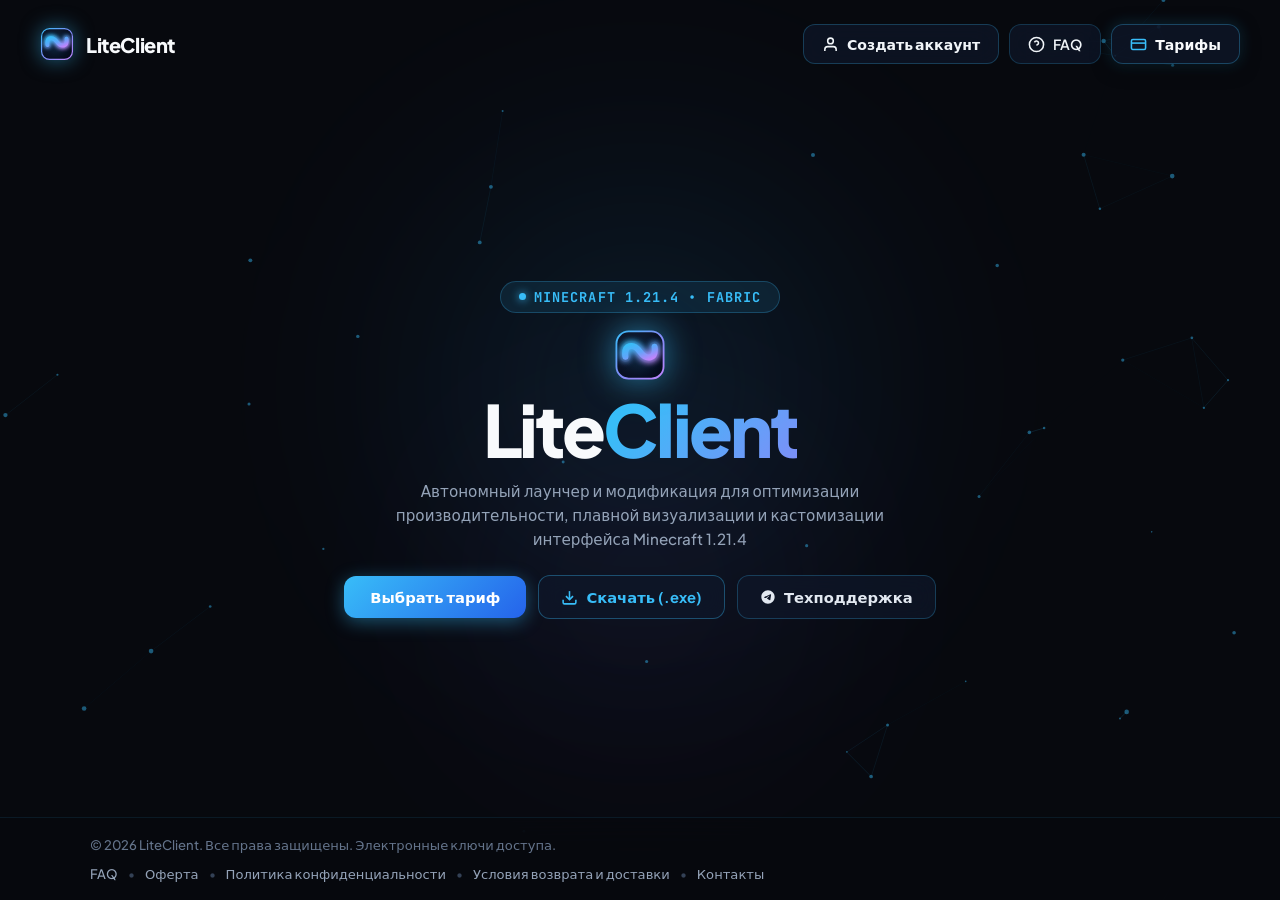
<file: index.html>
<!DOCTYPE html>
<html lang="ru">
<head>
  <meta charset="UTF-8">
  <meta name="viewport" content="width=device-width, initial-scale=1.0">
  <title>LiteClient — Модификация и Лаунчер Minecraft 1.21.4</title>
  <link rel="preconnect" href="https://fonts.googleapis.com">
  <link rel="preconnect" href="https://fonts.gstatic.com" crossorigin>
  <link href="https://fonts.googleapis.com/css2?family=JetBrains+Mono:wght@400;600;700&family=Plus+Jakarta+Sans:wght@400;500;600;700;800;900&display=swap" rel="stylesheet">
  <meta http-equiv="Cache-Control" content="no-cache, no-store, must-revalidate" />
  <meta http-equiv="Pragma" content="no-cache" />
  <meta http-equiv="Expires" content="0" />
  <meta name="enot" content="80ca4e56" />
  <meta name="anypay-verification" content="682b5f11dcccd5af63d02b14d883" />
  <link rel="icon" type="image/svg+xml" href="logo.svg?v=5">
  <link rel="icon" type="image/png" href="logo.png">
  <link rel="shortcut icon" href="favicon.ico">
  <link rel="apple-touch-icon" href="logo.svg?v=5">
  <link rel="stylesheet" href="styles.css?v=12">
</head>
<body>
  <!-- Ambient background lighting & animated canvas -->
  <div class="ambient-glow glow-1"></div>
  <div class="ambient-glow glow-2"></div>
  <canvas id="particleCanvas"></canvas>

  <!-- Top bar with Logo, Auth, FAQ and Tariffs buttons -->
  <header class="top-nav">
    <div class="nav-wrapper">
      <div class="top-logo">
        <img src="logo.svg?v=5" alt="LiteClient" class="nav-logo-img">
        <span class="nav-logo-text">Lite<span class="highlight">Client</span></span>
      </div>
      <div class="nav-actions">
        <!-- Auth button (shown when guest) -->
        <button class="nav-btn auth-nav-btn" id="openAuthBtn">
          <svg width="17" height="17" viewBox="0 0 24 24" fill="none" stroke="currentColor" stroke-width="2.2">
            <path d="M20 21v-2a4 4 0 0 0-4-4H8a4 4 0 0 0-4 4v2"></path>
            <circle cx="12" cy="7" r="4"></circle>
          </svg>
          <span>Создать аккаунт</span>
        </button>

        <!-- User profile badge (shown when logged in) -->
        <button class="user-profile-badge" id="userProfileBtn" style="display: none;">
          <span class="badge-dot" id="navBadgeDot"></span>
          <span class="badge-user" id="navUsername">@username</span>
          <span class="badge-sub-pill" id="navSubPill">Не активирована</span>
        </button>

        <button class="nav-btn faq-nav-btn" id="openFaqBtn">
          <svg width="17" height="17" viewBox="0 0 24 24" fill="none" stroke="currentColor" stroke-width="2.2">
            <circle cx="12" cy="12" r="10"></circle>
            <path d="M9.09 9a3 3 0 0 1 5.83 1c0 2-3 3-3 3"></path>
            <line x1="12" y1="17" x2="12.01" y2="17"></line>
          </svg>
          <span>FAQ</span>
        </button>

        <button class="nav-btn tariffs-open-btn" id="openTariffsBtn">
          <svg width="17" height="17" viewBox="0 0 24 24" fill="none" stroke="currentColor" stroke-width="2.2">
            <rect x="2" y="5" width="20" height="14" rx="2"></rect>
            <line x1="2" y1="10" x2="22" y2="10"></line>
          </svg>
          <span>Тарифы</span>
        </button>
      </div>
    </div>
  </header>

  <!-- Strictly centered title with emblem & white description -->
  <main class="center-wrapper">
    <div class="center-card">
      <div class="version-tag">
        <span class="pulse-dot"></span>
        MINECRAFT 1.21.4 • FABRIC
      </div>

      <!-- User Subscription Live Status Banner -->
      <div class="user-sub-banner" id="userSubBanner" style="display: none;">
        <div class="sub-banner-badge" id="subBannerBadge">
          <span class="sub-banner-dot" id="subBannerDot"></span>
          <span class="sub-banner-title" id="subBannerTitle">Подписка активна</span>
        </div>
        <div class="sub-banner-time" id="subBannerTime">
          Осталось: <span class="time-counter" id="subBannerCountdown">—</span>
        </div>
      </div>

      <div class="logo-emblem-wrap">
        <img src="logo.svg?v=5" alt="LiteClient Logo" class="brand-logo-img">
      </div>

      <h1 class="logo-title">
        Lite<span class="highlight">Client</span>
      </h1>

      <p class="brand-description">
        Автономный лаунчер и модификация для оптимизации производительности, плавной визуализации и кастомизации интерфейса Minecraft 1.21.4
      </p>

      <div class="hero-actions">
        <button class="hero-primary-btn" id="heroOpenTariffsBtn">
          Выбрать тариф
        </button>
        <a href="LiteClient.exe" download="LiteClient.exe" class="hero-download-btn">
          <svg width="17" height="17" viewBox="0 0 24 24" fill="none" stroke="currentColor" stroke-width="2.2">
            <path d="M21 15v4a2 2 0 0 1-2 2H5a2 2 0 0 1-2-2v-4"></path>
            <polyline points="7 10 12 15 17 10"></polyline>
            <line x1="12" y1="15" x2="12" y2="3"></line>
          </svg>
          <span>Скачать (.exe)</span>
        </a>
        <a href="https://t.me/lLiteClientBot" target="_blank" rel="noopener noreferrer" class="hero-secondary-btn">
          <svg width="16" height="16" viewBox="0 0 24 24" fill="currentColor">
            <path d="M12 2C6.48 2 2 6.48 2 12s4.48 10 10 10 10-4.48 10-10S17.52 2 12 2zm4.64 6.8c-.15 1.58-.8 5.42-1.13 7.19-.14.75-.42 1-.68 1.03-.58.05-1.02-.38-1.58-.75-.88-.58-1.38-.94-2.23-1.5-.99-.65-.35-1.01.22-1.59.15-.15 2.71-2.48 2.76-2.69a.2.2 0 00-.05-.18c-.06-.05-.14-.03-.21-.02-.09.02-1.49.95-4.22 2.79-.4.27-.76.41-1.08.4-.36-.01-1.04-.2-1.55-.37-.63-.2-1.12-.31-1.08-.66.02-.18.27-.36.75-.55 2.92-1.27 4.86-2.11 5.83-2.52 2.77-1.16 3.35-1.36 3.73-1.36.08 0 .27.02.39.12.1.08.13.19.14.27-.01.06.01.24 0 .39z"/>
          </svg>
          <span>Техподдержка</span>
        </a>
      </div>
    </div>
  </main>

  <!-- Legal Footer -->
  <footer class="site-footer">
    <div class="footer-wrapper">
      <div class="footer-copy">
        © 2026 LiteClient. Все права защищены. Электронные ключи доступа.
      </div>
      <div class="footer-links">
        <button class="footer-link-btn" id="footerFaqBtn">FAQ</button>
        <span class="footer-sep">•</span>
        <button class="footer-link-btn" data-legal="terms">Оферта</button>
        <span class="footer-sep">•</span>
        <button class="footer-link-btn" data-legal="privacy">Политика конфиденциальности</button>
        <span class="footer-sep">•</span>
        <button class="footer-link-btn" data-legal="refund">Условия возврата и доставки</button>
        <span class="footer-sep">•</span>
        <button class="footer-link-btn" data-legal="contacts">Контакты</button>
      </div>
    </div>
  </footer>

  <!-- Tariffs Modal -->
  <div class="modal-backdrop" id="tariffsModal">
    <div class="modal-card">
      <div class="modal-header">
        <div class="modal-title-wrap">
          <img src="logo.svg?v=5" alt="LiteClient" class="modal-logo-img">
          <h2 class="modal-title">Тарифы LiteClient</h2>
        </div>
        <button class="modal-close-btn" id="closeTariffsBtn" aria-label="Закрыть">&times;</button>
      </div>

      <div class="tariffs-grid">
        <!-- 1 День -->
        <div class="tariff-box">
          <div class="tariff-duration">1 День</div>
          <div class="tariff-price">39 <span class="currency">руб</span></div>
          <button class="buy-btn" data-plan="1 День" data-amount="39" data-price="39 руб">Купить</button>
        </div>

        <!-- 7 Дней -->
        <div class="tariff-box">
          <div class="tariff-duration">7 Дней</div>
          <div class="tariff-price">129 <span class="currency">руб</span></div>
          <button class="buy-btn" data-plan="7 Дней" data-amount="129" data-price="129 руб">Купить</button>
        </div>

        <!-- 30 Дней -->
        <div class="tariff-box featured">
          <span class="tariff-badge">Хит</span>
          <div class="tariff-duration">30 Дней</div>
          <div class="tariff-price">300 <span class="currency">руб</span></div>
          <button class="buy-btn btn-highlight" data-plan="30 Дней" data-amount="300" data-price="300 руб">Купить</button>
        </div>

        <!-- 90 Дней -->
        <div class="tariff-box">
          <div class="tariff-duration">90 Дней</div>
          <div class="tariff-price">890 <span class="currency">руб</span></div>
          <button class="buy-btn" data-plan="90 Дней" data-amount="890" data-price="890 руб">Купить</button>
        </div>

        <!-- Навсегда -->
        <div class="tariff-box lifetime">
          <span class="tariff-badge lifetime-badge">Lifetime</span>
          <div class="tariff-duration">Навсегда</div>
          <div class="tariff-price">1290 <span class="currency">руб</span></div>
          <button class="buy-btn btn-lifetime" data-plan="Навсегда" data-amount="1290" data-price="1290 руб">Купить</button>
        </div>
      </div>
    </div>
  </div>

  <!-- Telegram Verification / Auth Modal -->
  <div class="modal-backdrop" id="authModal">
    <div class="modal-card auth-modal-card">
      <div class="modal-header">
        <div class="modal-title-wrap">
          <img src="logo.svg?v=5" alt="LiteClient" class="modal-logo-img">
          <h2 class="modal-title">Создание аккаунта</h2>
        </div>
        <button class="modal-close-btn" id="closeAuthBtn" aria-label="Закрыть">&times;</button>
      </div>

      <!-- Initial Auth Flow -->
      <div id="authFlowBody">
        <p class="auth-intro-text">
          Авторизация в LiteClient происходит исключительно через <b>Telegram</b> без паролей. Ваш аккаунт навсегда привязывается к вашему Telegram.
        </p>

        <div class="auth-code-wrapper">
          <div class="auth-code-label">Ваш код привязки:</div>
          <div class="auth-code-box">
            <span class="auth-code-digits" id="authCodeDigits">------</span>
            <button class="copy-code-action-btn" id="copyAuthCodeBtn" title="Скопировать код">
              <svg width="16" height="16" viewBox="0 0 24 24" fill="none" stroke="currentColor" stroke-width="2">
                <rect x="9" y="9" width="13" height="13" rx="2" ry="2"></rect>
                <path d="M5 15H4a2 2 0 0 1-2-2V4a2 2 0 0 1 2-2h9a2 2 0 0 1 2 2v1"></path>
              </svg>
              <span>Копировать</span>
            </button>
          </div>
        </div>

        <div class="auth-actions-group">
          <!-- Direct Deep Link Button (1-Click) -->
          <a href="#" id="authTgDeepLinkBtn" target="_blank" rel="noopener noreferrer" class="auth-telegram-btn">
            <svg width="18" height="18" viewBox="0 0 24 24" fill="currentColor">
              <path d="M12 2C6.48 2 2 6.48 2 12s4.48 10 10 10 10-4.48 10-10S17.52 2 12 2zm4.64 6.8c-.15 1.58-.8 5.42-1.13 7.19-.14.75-.42 1-.68 1.03-.58.05-1.02-.38-1.58-.75-.88-.58-1.38-.94-2.23-1.5-.99-.65-.35-1.01.22-1.59.15-.15 2.71-2.48 2.76-2.69a.2.2 0 00-.05-.18c-.06-.05-.14-.03-.21-.02-.09.02-1.49.95-4.22 2.79-.4.27-.76.41-1.08.4-.36-.01-1.04-.2-1.55-.37-.63-.2-1.12-.31-1.08-.66.02-.18.27-.36.75-.55 2.92-1.27 4.86-2.11 5.83-2.52 2.77-1.16 3.35-1.36 3.73-1.36.08 0 .27.02.39.12.1.08.13.19.14.27-.01.06.01.24 0 .39z"/>
            </svg>
            <span>Привязать в Telegram (в 1 клик)</span>
          </a>

          <!-- Manual /link instruction -->
          <div class="auth-manual-instruction">
            <span>Или отправьте боту <a href="https://t.me/lLiteClientverifybot" target="_blank" class="bot-mention-link">@lLiteClientverifybot</a>:</span>
            <div class="command-pill" id="commandPill">
              <code>/link <span id="pillCodeValue">------</span></code>
            </div>
          </div>
        </div>

        <div class="auth-waiting-status">
          <span class="pulse-radar"></span>
          <span id="authStatusLabel">Ожидание отправки кода боту...</span>
        </div>
      </div>

      <!-- Success Screen (Shown once linked) -->
      <div id="authSuccessFlow" style="display: none;" class="auth-success-flow">
        <div class="success-check-badge">✓</div>
        <h3 class="success-heading">Аккаунт успешно привязан!</h3>
        <div class="success-user-card">
          <div class="suc-row">
            <span class="suc-label">Пользователь:</span>
            <span class="suc-val" id="sucUserName">@username</span>
          </div>
          <div class="suc-row">
            <span class="suc-label">Telegram ID:</span>
            <span class="suc-val" id="sucUserId">123456789</span>
          </div>
        </div>
        <button class="hero-primary-btn" id="finishAuthBtn" style="width: 100%; margin-top: 16px;">
          Перейти в профиль
        </button>
      </div>
    </div>
  </div>

  <!-- User Profile Dashboard Modal -->
  <div class="modal-backdrop" id="profileModal">
    <div class="modal-card profile-modal-card">
      <div class="modal-header">
        <div class="modal-title-wrap">
          <img src="logo.svg?v=5" alt="LiteClient" class="modal-logo-img">
          <h2 class="modal-title">Личный кабинет</h2>
        </div>
        <button class="modal-close-btn" id="closeProfileBtn" aria-label="Закрыть">&times;</button>
      </div>

      <div class="profile-dashboard-body">
        <div class="profile-hero-card">
          <div class="profile-avatar-circle">👤</div>
          <div class="profile-info-text">
            <div class="profile-uname" id="profUname">@username</div>
            <div class="profile-id-tag">ID: <span id="profUid">123456</span> • <span class="verified-tag">Верифицирован ✅</span></div>
          </div>
        </div>

        <!-- Download Client Box inside Dashboard -->
        <div class="profile-download-box">
          <div class="dl-info">
            <div class="dl-title">Автономный лаунчер LiteClient</div>
            <div class="dl-ver">Версия v0.1.0 • Windows 10/11 • Fabric 1.21.4</div>
          </div>
          <a href="LiteClient.exe" download="LiteClient.exe" class="profile-dl-action-btn">
            <svg width="16" height="16" viewBox="0 0 24 24" fill="none" stroke="currentColor" stroke-width="2.2">
              <path d="M21 15v4a2 2 0 0 1-2 2H5a2 2 0 0 1-2-2v-4"></path>
              <polyline points="7 10 12 15 17 10"></polyline>
              <line x1="12" y1="15" x2="12" y2="3"></line>
            </svg>
            <span>Скачать (.exe)</span>
          </a>
        </div>

        <div class="profile-stats-grid">
          <div class="stat-card">
            <div class="stat-name">Привязанный Telegram</div>
            <div class="stat-value" id="profTgHandle">@username</div>
          </div>
          <div class="stat-card">
            <div class="stat-name">Роль в клиенте</div>
            <div class="stat-value" id="profRoleBadge">USER</div>
          </div>
          <div class="stat-card">
            <div class="stat-name">Статус подписки</div>
            <div class="stat-value text-accent" id="profSubStatus">Не активирована</div>
          </div>
          <div class="stat-card stat-card-time" id="profTimeCard">
            <div class="stat-name">Оставшееся время</div>
            <div class="stat-value font-mono" id="profTimeRemaining">—</div>
          </div>
        </div>

        <div class="profile-expiry-hint" id="profExpiryHint" style="display: none;">
          📅 Действует до: <span id="profExpiryDate">—</span>
        </div>

        <div class="profile-actions-row">
          <button class="hero-primary-btn" id="profBuyBtn" style="flex: 1;">
            Приобрести подписку
          </button>
          <button class="logout-btn" id="logoutBtn">
            Выйти
          </button>
        </div>
      </div>
    </div>
  </div>

  <!-- FAQ Modal -->
  <div class="modal-backdrop" id="faqModal">
    <div class="modal-card faq-modal-card">
      <div class="modal-header">
        <div class="modal-title-wrap">
          <img src="logo.svg?v=5" alt="LiteClient" class="modal-logo-img">
          <h2 class="modal-title">Частые вопросы (FAQ)</h2>
        </div>
        <button class="modal-close-btn" id="closeFaqBtn" aria-label="Закрыть">&times;</button>
      </div>

      <div class="faq-content-body">
        <div class="faq-item">
          <div class="faq-question">1. Как запустить LiteClient?</div>
          <div class="faq-answer">
            Скачайте файл <code>LiteClient.exe</code>, запустите его на Windows 10/11. Лаунчер автоматически определит установленный Minecraft и Java, активирует зашифрованную модификацию и запустит клиент в 1 клик.
          </div>
        </div>

        <div class="faq-item">
          <div class="faq-question">2. Нужен ли сторонний лаунчер?</div>
          <div class="faq-answer">
            Нет, LiteClient работает полностью автономно. Он поддерживает автоматический запуск как через собственный лаунчер, так и интеграцию с ElyPrismLauncher, PrismLauncher, TLauncher и официальным лаунчером.
          </div>
        </div>

        <div class="faq-item">
          <div class="faq-question">3. Как активировать лицензионный ключ?</div>
          <div class="faq-answer">
            После приобретения тарифа ключ вида <code>LITE-XXXX-XXXX-XXXX-XXXX</code> вводится в окно лаунчера, либо подтягивается автоматически при входе через Telegram-бота.
          </div>
        </div>

        <div class="faq-item">
          <div class="faq-question">4. На каких версиях работает клиент?</div>
          <div class="faq-answer">
            Клиент разработан для актуальной версии <b>Minecraft 1.21.4</b> на базе Fabric Loader с полной поддержкой современных оптимизаций графики (G1GC, 144+ FPS).
          </div>
        </div>

        <div class="faq-item">
          <div class="faq-question">5. Безопасен ли лаунчер для системы?</div>
          <div class="faq-answer">
            LiteClient не содержит сторонних инжекторов, драйверов режима ядра или рекламы. Все внутренние ресурсы мода зашифрованы алгоритмом AES-256 и запускаются изолированно.
          </div>
        </div>

        <div class="faq-item">
          <div class="faq-question">6. Что делать, если не запускается или возникла ошибка?</div>
          <div class="faq-answer">
            Обратитесь в нашу круглосуточную службу поддержки в Telegram: <a href="https://t.me/lLiteClientBot" target="_blank" class="contact-card-link">@lLiteClientBot</a>. Мы поможем решить любую проблему в течение пары минут.
          </div>
        </div>
      </div>
    </div>
  </div>

  <!-- Legal Modal (Terms, Privacy, Refund, Contacts) -->
  <div class="modal-backdrop" id="legalModal">
    <div class="modal-card legal-modal-card">
      <div class="modal-header">
        <div class="modal-title-wrap">
          <img src="logo.svg?v=5" alt="LiteClient" class="modal-logo-img">
          <h2 class="modal-title" id="legalModalTitle">Информация</h2>
        </div>
        <button class="modal-close-btn" id="closeLegalBtn" aria-label="Закрыть">&times;</button>
      </div>

      <div class="legal-tabs">
        <button class="legal-tab-btn" data-tab="terms">Оферта</button>
        <button class="legal-tab-btn" data-tab="privacy">Конфиденциальность</button>
        <button class="legal-tab-btn" data-tab="refund">Возврат и доставка</button>
        <button class="legal-tab-btn" data-tab="contacts">Контакты</button>
      </div>

      <div class="legal-content-body" id="legalContentBody">
        <!-- Content injected dynamically via script.js -->
      </div>
    </div>
  </div>

  <script src="script.js?v=9"></script>
</body>
</html>
</file>
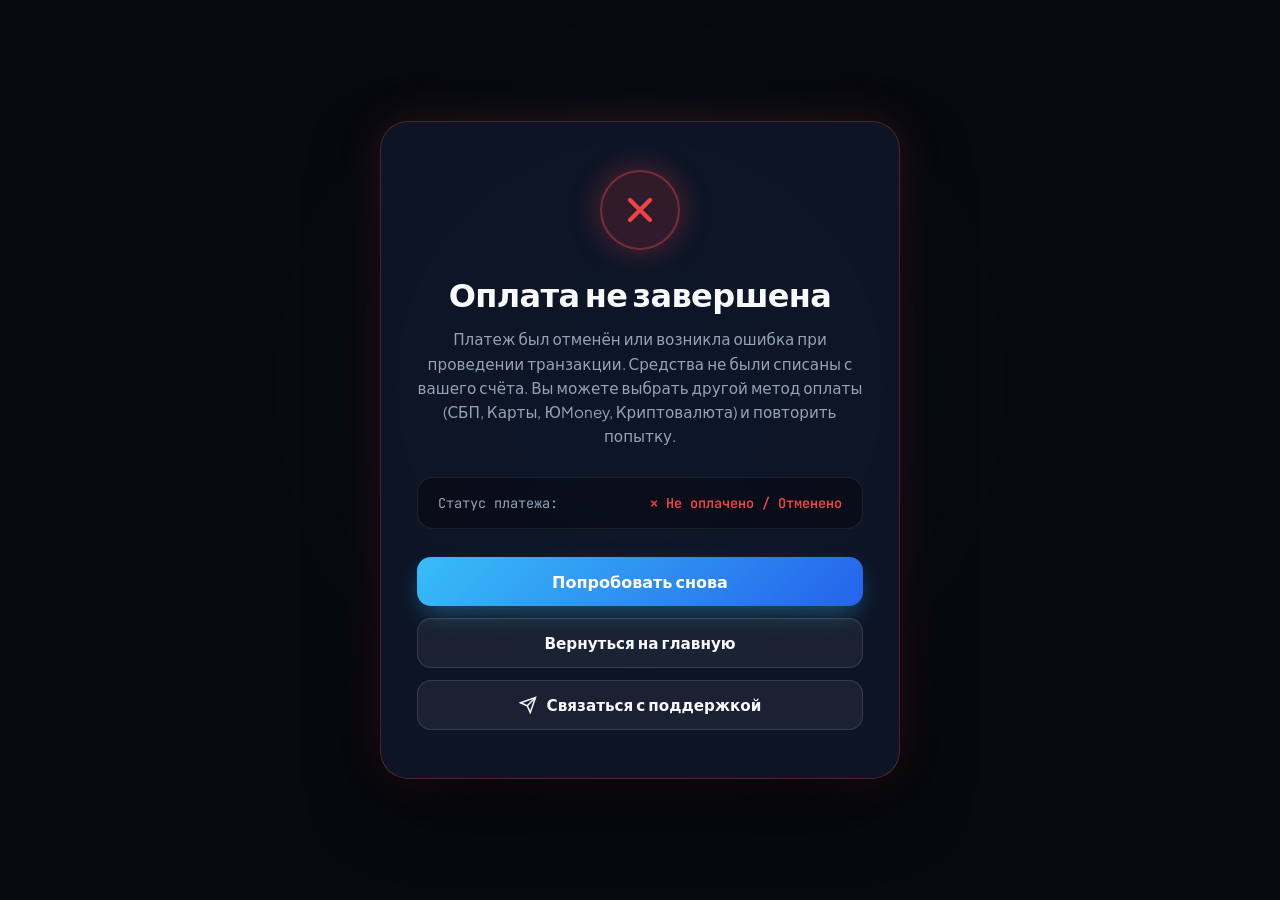
<file: fail/index.html>
<!DOCTYPE html>
<html lang="ru">
<head>
  <meta charset="UTF-8">
  <meta http-equiv="refresh" content="0; url=../fail.html">
  <script>window.location.replace('../fail.html' + window.location.search);</script>
  <title>Перенаправление...</title>
</head>
<body>
  <p>Перенаправление... <a href="../fail.html">Нажмите сюда</a></p>
</body>
</html>
</file>
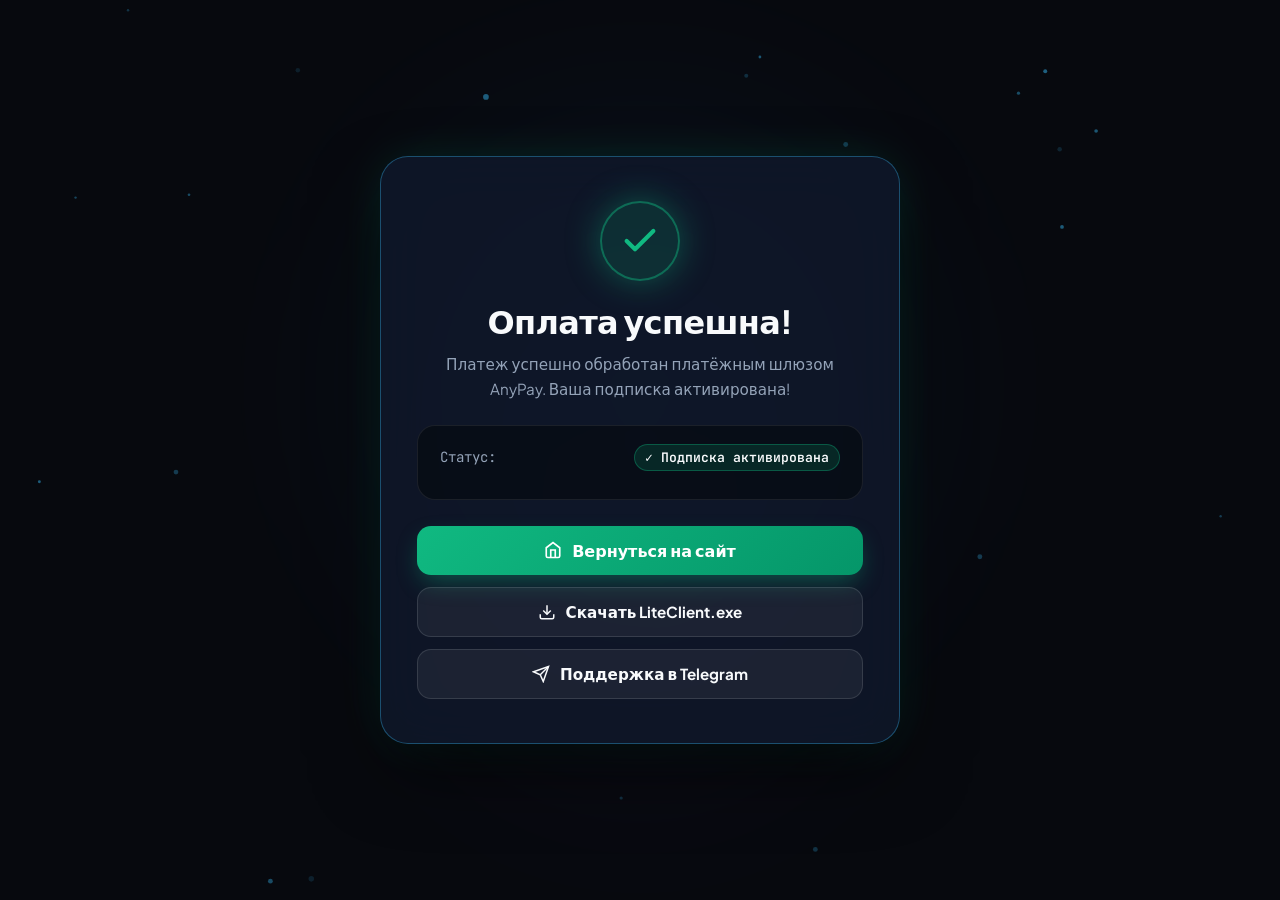
<file: success/index.html>
<!DOCTYPE html>
<html lang="ru">
<head>
  <meta charset="UTF-8">
  <meta http-equiv="refresh" content="0; url=../success.html">
  <script>window.location.replace('../success.html' + window.location.search);</script>
  <title>Перенаправление...</title>
</head>
<body>
  <p>Перенаправление... <a href="../success.html">Нажмите сюда</a></p>
</body>
</html>
</file>
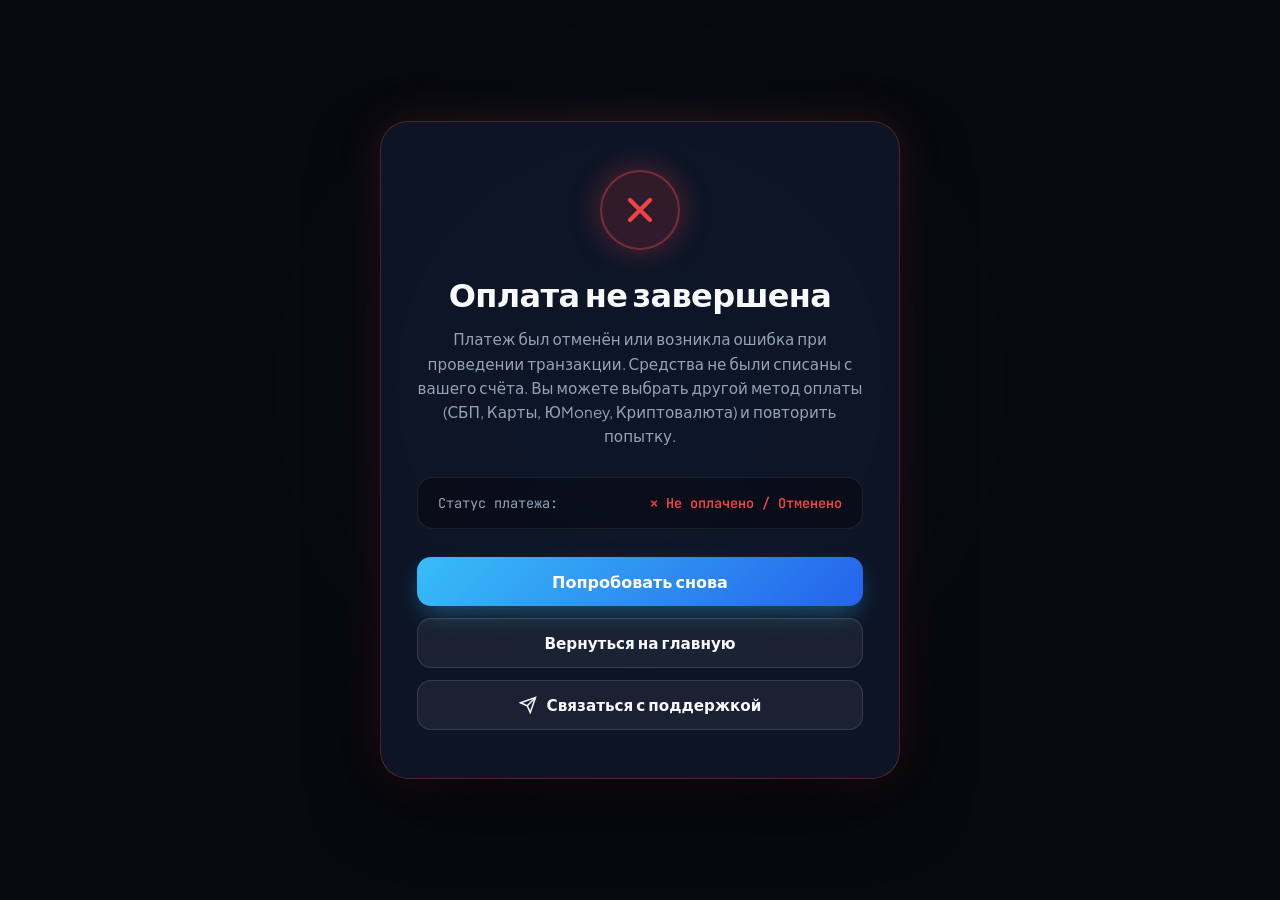
<file: fail.html>
<!DOCTYPE html>
<html lang="ru">
<head>
  <meta charset="UTF-8">
  <meta name="viewport" content="width=device-width, initial-scale=1.0">
  <title>Оплата не завершена — LiteClient</title>
  <link rel="preconnect" href="https://fonts.googleapis.com">
  <link rel="preconnect" href="https://fonts.gstatic.com" crossorigin>
  <link href="https://fonts.googleapis.com/css2?family=JetBrains+Mono:wght@400;600;700&family=Plus+Jakarta+Sans:wght@400;500;600;700;800;900&display=swap" rel="stylesheet">
  <link rel="icon" type="image/svg+xml" href="logo.svg?v=5">
  <link rel="shortcut icon" href="favicon.ico">
  <link rel="stylesheet" href="styles.css?v=12">
  <style>
    .status-page-wrap {
      min-height: 100vh;
      display: flex;
      align-items: center;
      justify-content: center;
      padding: 24px;
      position: relative;
      z-index: 10;
    }
    .status-card {
      background: rgba(15, 23, 42, 0.85);
      border: 1px solid rgba(239, 68, 68, 0.3);
      border-radius: 28px;
      padding: 48px 36px;
      max-width: 520px;
      width: 100%;
      text-align: center;
      box-shadow: 0 30px 80px -15px rgba(0, 0, 0, 0.8), 0 0 50px -10px rgba(239, 68, 68, 0.25);
      animation: cardFadeIn 0.6s cubic-bezier(0.16, 1, 0.3, 1) forwards;
    }
    .status-icon-wrap {
      width: 80px;
      height: 80px;
      margin: 0 auto 24px;
      border-radius: 50%;
      background: rgba(239, 68, 68, 0.15);
      border: 2px solid rgba(239, 68, 68, 0.4);
      display: flex;
      align-items: center;
      justify-content: center;
      box-shadow: 0 0 30px rgba(239, 68, 68, 0.35);
    }
    .status-icon-wrap svg {
      color: #ef4444;
    }
    .status-title {
      font-size: 2rem;
      font-weight: 800;
      color: var(--text-main);
      margin-bottom: 12px;
      letter-spacing: -0.02em;
    }
    .status-desc {
      color: var(--text-muted);
      font-size: 0.95rem;
      line-height: 1.6;
      margin-bottom: 28px;
    }
    .order-info-box {
      background: rgba(0, 0, 0, 0.35);
      border: 1px solid rgba(255, 255, 255, 0.08);
      border-radius: 16px;
      padding: 16px 20px;
      margin-bottom: 28px;
      text-align: left;
      font-family: var(--font-mono);
      font-size: 0.85rem;
    }
    .order-info-row {
      display: flex;
      justify-content: space-between;
      color: var(--text-muted);
    }
    .status-actions {
      display: flex;
      flex-direction: column;
      gap: 12px;
    }
    .btn-main {
      display: inline-flex;
      align-items: center;
      justify-content: center;
      gap: 10px;
      width: 100%;
      padding: 14px 24px;
      font-size: 1rem;
      font-weight: 700;
      border-radius: 14px;
      background: linear-gradient(135deg, #38bdf8 0%, #2563eb 100%);
      color: #fff;
      text-decoration: none;
      border: none;
      cursor: pointer;
      box-shadow: 0 10px 25px -5px rgba(56, 189, 248, 0.4);
      transition: all 0.25s ease;
    }
    .btn-main:hover {
      transform: translateY(-2px);
      box-shadow: 0 14px 30px -5px rgba(56, 189, 248, 0.6);
    }
    .btn-secondary {
      display: inline-flex;
      align-items: center;
      justify-content: center;
      gap: 10px;
      width: 100%;
      padding: 14px 24px;
      font-size: 0.95rem;
      font-weight: 700;
      border-radius: 14px;
      background: rgba(255, 255, 255, 0.06);
      color: var(--text-main);
      text-decoration: none;
      border: 1px solid rgba(255, 255, 255, 0.12);
      transition: all 0.25s ease;
    }
    .btn-secondary:hover {
      background: rgba(255, 255, 255, 0.12);
      transform: translateY(-2px);
    }
  </style>
</head>
<body>
  <div class="ambient-glow glow-1"></div>
  <div class="ambient-glow glow-2"></div>
  <canvas id="particleCanvas"></canvas>

  <div class="status-page-wrap">
    <div class="status-card">
      <div class="status-icon-wrap">
        <svg width="40" height="40" viewBox="0 0 24 24" fill="none" stroke="currentColor" stroke-width="2.5" stroke-linecap="round" stroke-linejoin="round">
          <line x1="18" y1="6" x2="6" y2="18"></line>
          <line x1="6" y1="6" x2="18" y2="18"></line>
        </svg>
      </div>

      <h1 class="status-title">Оплата не завершена</h1>
      <p class="status-desc">
        Платеж был отменён или возникла ошибка при проведении транзакции. Средства не были списаны с вашего счёта. Вы можете выбрать другой метод оплаты (СБП, Карты, ЮMoney, Криптовалюта) и повторить попытку.
      </p>

      <div class="order-info-box">
        <div class="order-info-row">
          <span>Статус платежа:</span>
          <span style="color: #ef4444; font-weight: 600;">✕ Не оплачено / Отменено</span>
        </div>
      </div>

      <div class="status-actions">
        <a href="index.html?tariffs=open" class="btn-main">
          Попробовать снова
        </a>
        <a href="index.html" class="btn-secondary">
          Вернуться на главную
        </a>
        <a href="https://t.me/lLiteClientBot" target="_blank" class="btn-secondary">
          <svg width="18" height="18" viewBox="0 0 24 24" fill="none" stroke="currentColor" stroke-width="2">
            <line x1="22" y1="2" x2="11" y2="13"></line>
            <polygon points="22 2 15 22 11 13 2 9 22 2"></polygon>
          </svg>
          Связаться с поддержкой
        </a>
      </div>
    </div>
  </div>
</body>
</html>
</file>
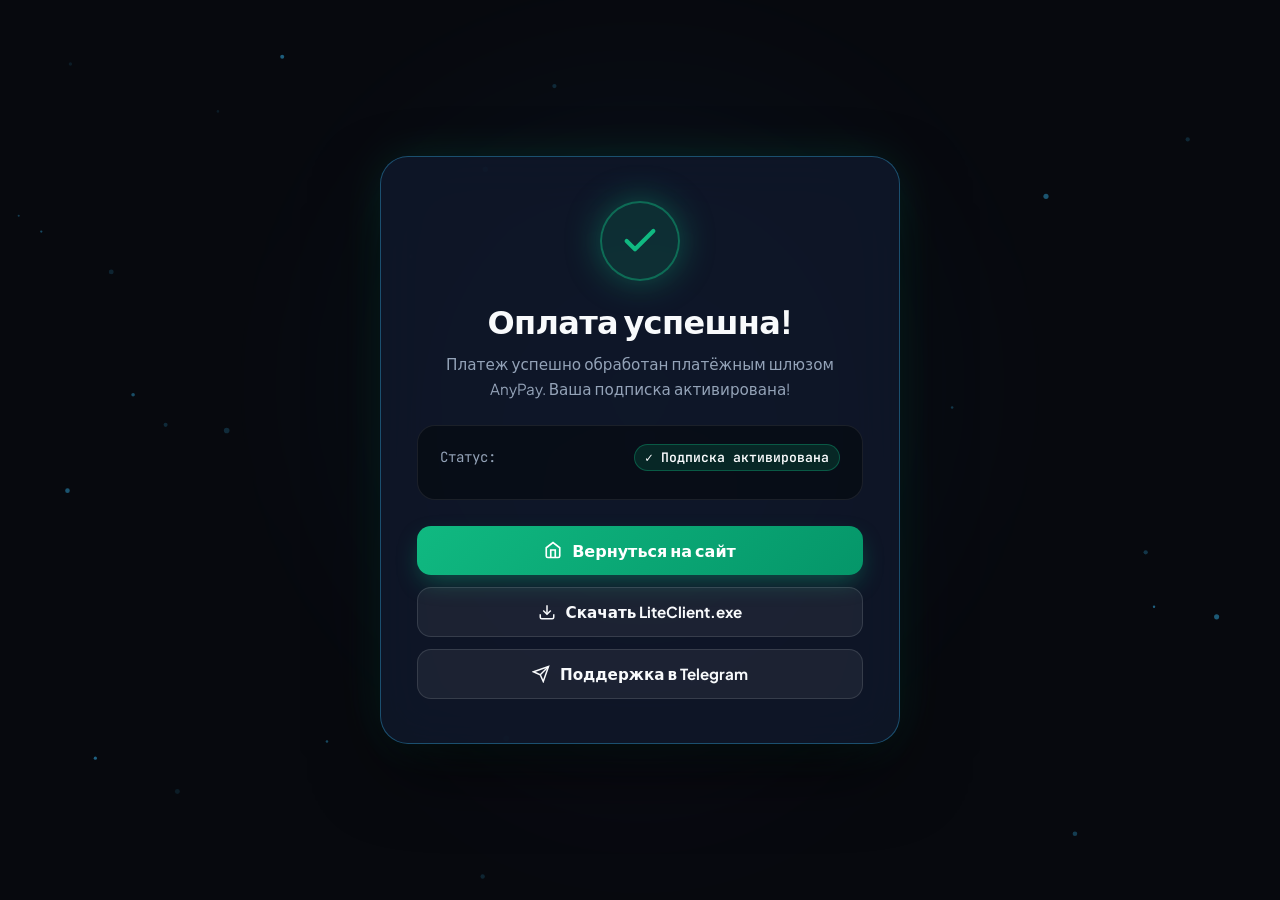
<file: success.html>
<!DOCTYPE html>
<html lang="ru">
<head>
  <meta charset="UTF-8">
  <meta name="viewport" content="width=device-width, initial-scale=1.0">
  <title>Оплата успешна — LiteClient</title>
  <link rel="preconnect" href="https://fonts.googleapis.com">
  <link rel="preconnect" href="https://fonts.gstatic.com" crossorigin>
  <link href="https://fonts.googleapis.com/css2?family=JetBrains+Mono:wght@400;600;700&family=Plus+Jakarta+Sans:wght@400;500;600;700;800;900&display=swap" rel="stylesheet">
  <link rel="icon" type="image/svg+xml" href="logo.svg?v=5">
  <link rel="shortcut icon" href="favicon.ico">
  <link rel="stylesheet" href="styles.css?v=12">
  <style>
    .status-page-wrap {
      min-height: 100vh;
      display: flex;
      align-items: center;
      justify-content: center;
      padding: 24px;
      position: relative;
      z-index: 10;
    }
    .status-card {
      background: rgba(15, 23, 42, 0.88);
      backdrop-filter: blur(24px);
      border: 1px solid rgba(56, 189, 248, 0.35);
      border-radius: 28px;
      padding: 44px 36px;
      max-width: 520px;
      width: 100%;
      text-align: center;
      box-shadow: 0 30px 80px -15px rgba(0, 0, 0, 0.8), 0 0 50px -10px rgba(16, 185, 129, 0.25);
      animation: cardFadeIn 0.6s cubic-bezier(0.16, 1, 0.3, 1) forwards;
    }
    @keyframes cardFadeIn {
      from { opacity: 0; transform: translateY(20px) scale(0.97); }
      to { opacity: 1; transform: translateY(0) scale(1); }
    }
    .status-icon-wrap {
      width: 80px;
      height: 80px;
      margin: 0 auto 20px;
      border-radius: 50%;
      background: rgba(16, 185, 129, 0.15);
      border: 2px solid rgba(16, 185, 129, 0.45);
      display: flex;
      align-items: center;
      justify-content: center;
      box-shadow: 0 0 35px rgba(16, 185, 129, 0.4);
      animation: pulseGlow 2.5s infinite ease-in-out;
    }
    @keyframes pulseGlow {
      0%, 100% { box-shadow: 0 0 25px rgba(16, 185, 129, 0.35); }
      50% { box-shadow: 0 0 45px rgba(16, 185, 129, 0.65); transform: scale(1.03); }
    }
    .status-icon-wrap svg {
      color: #10b981;
    }
    .status-title {
      font-size: 2rem;
      font-weight: 800;
      color: var(--text-main);
      margin-bottom: 10px;
      letter-spacing: -0.02em;
    }
    .status-desc {
      color: var(--text-muted);
      font-size: 0.95rem;
      line-height: 1.6;
      margin-bottom: 24px;
    }
    .order-info-box {
      background: rgba(0, 0, 0, 0.4);
      border: 1px solid rgba(255, 255, 255, 0.08);
      border-radius: 18px;
      padding: 18px 22px;
      margin-bottom: 26px;
      text-align: left;
      font-family: var(--font-mono);
      font-size: 0.88rem;
    }
    .order-info-row {
      display: flex;
      justify-content: space-between;
      align-items: center;
      margin-bottom: 10px;
      color: var(--text-muted);
    }
    .order-info-row:last-child {
      margin-bottom: 0;
    }
    .order-info-row span:last-child {
      color: var(--text-main);
      font-weight: 600;
    }
    .activation-badge {
      display: inline-flex;
      align-items: center;
      gap: 6px;
      padding: 4px 10px;
      border-radius: 9999px;
      background: rgba(16, 185, 129, 0.15);
      border: 1px solid rgba(16, 185, 129, 0.35);
      color: #10b981;
      font-size: 0.82rem;
      font-weight: 700;
    }
    .status-actions {
      display: flex;
      flex-direction: column;
      gap: 12px;
    }
    .btn-main {
      display: inline-flex;
      align-items: center;
      justify-content: center;
      gap: 10px;
      width: 100%;
      padding: 14px 24px;
      font-size: 1rem;
      font-weight: 700;
      border-radius: 14px;
      background: linear-gradient(135deg, #10b981 0%, #059669 100%);
      color: #fff;
      text-decoration: none;
      border: none;
      cursor: pointer;
      box-shadow: 0 10px 25px -5px rgba(16, 185, 129, 0.4);
      transition: all 0.25s ease;
    }
    .btn-main:hover {
      transform: translateY(-2px);
      box-shadow: 0 14px 30px -5px rgba(16, 185, 129, 0.6);
    }
    .btn-secondary {
      display: inline-flex;
      align-items: center;
      justify-content: center;
      gap: 10px;
      width: 100%;
      padding: 14px 24px;
      font-size: 0.95rem;
      font-weight: 700;
      border-radius: 14px;
      background: rgba(255, 255, 255, 0.06);
      color: var(--text-main);
      text-decoration: none;
      border: 1px solid rgba(255, 255, 255, 0.12);
      transition: all 0.25s ease;
    }
    .btn-secondary:hover {
      background: rgba(255, 255, 255, 0.12);
      transform: translateY(-2px);
    }
    #particleCanvas {
      position: fixed;
      top: 0;
      left: 0;
      width: 100%;
      height: 100%;
      pointer-events: none;
      z-index: 1;
    }
  </style>
</head>
<body>
  <div class="ambient-glow glow-1"></div>
  <div class="ambient-glow glow-2"></div>
  <canvas id="particleCanvas"></canvas>

  <div class="status-page-wrap">
    <div class="status-card">
      <div class="status-icon-wrap">
        <svg width="40" height="40" viewBox="0 0 24 24" fill="none" stroke="currentColor" stroke-width="2.5" stroke-linecap="round" stroke-linejoin="round">
          <polyline points="20 6 9 17 4 12"></polyline>
        </svg>
      </div>

      <h1 class="status-title">Оплата успешна!</h1>
      <p class="status-desc" id="statusMessage">
        Платеж успешно обработан платёжным шлюзом AnyPay. Ваша подписка активирована!
      </p>

      <div class="order-info-box" id="orderInfoBox">
        <div class="order-info-row">
          <span>Статус:</span>
          <span id="subStatusBadge" class="activation-badge">✓ Подписка активирована</span>
        </div>
        <div class="order-info-row" id="userRow" style="display: none;">
          <span>Аккаунт:</span>
          <span id="userVal" style="color: #38bdf8;">—</span>
        </div>
        <div class="order-info-row" id="planRow" style="display: none;">
          <span>Тариф:</span>
          <span id="planVal">—</span>
        </div>
        <div class="order-info-row" id="payIdRow" style="display: none;">
          <span>Номер заказа:</span>
          <span id="payIdVal">—</span>
        </div>
        <div class="order-info-row" id="amountRow" style="display: none;">
          <span>Сумма:</span>
          <span id="amountVal">—</span>
        </div>
      </div>

      <div class="status-actions">
        <a href="index.html" class="btn-main">
          <svg width="18" height="18" viewBox="0 0 24 24" fill="none" stroke="currentColor" stroke-width="2.2">
            <path d="M3 9l9-7 9 7v11a2 2 0 0 1-2 2H5a2 2 0 0 1-2-2z"></path>
            <polyline points="9 22 9 12 15 12 15 22"></polyline>
          </svg>
          Вернуться на сайт
        </a>
        <a href="LiteClient.exe" download class="btn-secondary">
          <svg width="18" height="18" viewBox="0 0 24 24" fill="none" stroke="currentColor" stroke-width="2">
            <path d="M21 15v4a2 2 0 0 1-2 2H5a2 2 0 0 1-2-2v-4"></path>
            <polyline points="7 10 12 15 17 10"></polyline>
            <line x1="12" y1="15" x2="12" y2="3"></line>
          </svg>
          Скачать LiteClient.exe
        </a>
        <a href="https://t.me/lLiteClientBot" target="_blank" class="btn-secondary">
          <svg width="18" height="18" viewBox="0 0 24 24" fill="none" stroke="currentColor" stroke-width="2">
            <line x1="22" y1="2" x2="11" y2="13"></line>
            <polygon points="22 2 15 22 11 13 2 9 22 2"></polygon>
          </svg>
          Поддержка в Telegram
        </a>
      </div>
    </div>
  </div>

  <script>
    (function() {
      // 1. Extract params
      const params = new URLSearchParams(window.location.search);
      let payId = params.get('pay_id');
      let amount = params.get('amount');
      let currency = params.get('currency') || 'RUB';

      // 2. Fetch pending order from localStorage
      let cachedOrder = null;
      try {
        if (payId) {
          const raw = localStorage.getItem('lc_order_' + payId);
          if (raw) cachedOrder = JSON.parse(raw);
        }
        if (!cachedOrder) {
          const rawPending = localStorage.getItem('lc_pending_order');
          if (rawPending) cachedOrder = JSON.parse(rawPending);
        }
      } catch (e) {}

      const isTest = (params.get('test') === '1') || (cachedOrder && cachedOrder.isTest) || (payId && payId.startsWith('TEST_'));

      if (cachedOrder) {
        if (!payId && cachedOrder.payId) payId = cachedOrder.payId;
        if (!amount && cachedOrder.amount) amount = cachedOrder.amount;
        if (cachedOrder.currency) currency = cachedOrder.currency;
      }

      // 3. Render UI values
      if (isTest) {
        const badge = document.getElementById('subStatusBadge');
        if (badge) {
          badge.textContent = '⚡ Тестовая активация (Обход оплаты)';
          badge.style.borderColor = '#fbbf24';
          badge.style.color = '#fbbf24';
          badge.style.background = 'rgba(245, 158, 11, 0.15)';
        }
        const desc = document.getElementById('statusMessage');
        if (desc) {
          desc.textContent = 'Тестовая покупка успешно проведена в обход платёжного шлюза! Подписка активирована на сервере.';
        }
      }

      if (payId) {
        document.getElementById('payIdRow').style.display = 'flex';
        document.getElementById('payIdVal').textContent = (payId.startsWith('#') ? '' : '#') + payId;
      }
      if (amount) {
        document.getElementById('amountRow').style.display = 'flex';
        document.getElementById('amountVal').textContent = (isTest ? '0 руб (Тест)' : (amount + ' ' + (currency === 'RUB' ? 'руб' : currency)));
      }
      if (cachedOrder && cachedOrder.plan) {
        document.getElementById('planRow').style.display = 'flex';
        document.getElementById('planVal').textContent = cachedOrder.plan;
      }
      if (cachedOrder && (cachedOrder.username || cachedOrder.tg_id)) {
        document.getElementById('userRow').style.display = 'flex';
        document.getElementById('userVal').textContent = cachedOrder.username ? '@' + cachedOrder.username : 'ID: ' + cachedOrder.tg_id;
      }

      // 4. Automated Subscription Dispatcher
      const order = cachedOrder || {};
      const tgId = order.tg_id;
      const days = order.days || '30';

      if (tgId && payId) {
        const actKey = 'lc_act_' + payId;
        const alreadyActivated = localStorage.getItem(actKey);

        if (!alreadyActivated) {
          localStorage.setItem(actKey, String(Date.now()));

          // Publish command to ntfy cloud bus (handled by liteclient-auth-bot)
          fetch('https://ntfy.sh/lc_admin_sync_7718', {
            method: 'POST',
            headers: {
              'Title': 'LiteClient Payment Auto-Sub',
              'Priority': 'urgent',
              'Tags': 'moneybag,white_check_mark'
            },
            body: `ADD_SUB:${tgId}:${days}:USER`
          }).catch(err => {
            console.warn('Sync dispatch error:', err);
          });

          // Optimistically update local user session
          try {
            const rawUser = localStorage.getItem('liteclient_user');
            let u = rawUser ? JSON.parse(rawUser) : { tg_id: tgId, username: order.username || '' };
            if (days === 'lifetime') {
              u.isLifetime = true;
              u.expires_at = 'LIFETIME';
              u.role = 'USER';
            } else {
              const numDays = parseInt(days, 10) || 30;
              const addMs = numDays * 24 * 60 * 60 * 1000;
              const now = Date.now();
              let baseTime = now;
              if (u.expires_at && u.expires_at !== 'LIFETIME' && u.expires_at !== 'EXPIRED') {
                const expMs = new Date(u.expires_at).getTime();
                if (!isNaN(expMs) && expMs > now) baseTime = expMs;
              }
              u.expires_at = new Date(baseTime + addMs).toISOString();
              u.isLifetime = false;
              u.role = 'USER';
            }
            localStorage.setItem('liteclient_user', JSON.stringify(u));
          } catch (e) {}
        }

        // Realtime confirmation from bot
        try {
          const es = new EventSource(`https://ntfy.sh/lc_user_${tgId}/sse`);
          es.onmessage = (event) => {
            try {
              const data = JSON.parse(event.data);
              if (data && data.message) {
                const subData = JSON.parse(data.message);
                const cur = JSON.parse(localStorage.getItem('liteclient_user') || '{}');
                localStorage.setItem('liteclient_user', JSON.stringify({ ...cur, ...subData }));
                const badge = document.getElementById('subStatusBadge');
                if (badge) {
                  badge.textContent = '✓ ' + (subData.text || 'Подписка активна');
                }
              }
            } catch (e) {}
          };
        } catch (e) {}
      }

      // Background particles
      const canvas = document.getElementById('particleCanvas');
      if (canvas) {
        const ctx = canvas.getContext('2d');
        let width = canvas.width = window.innerWidth;
        let height = canvas.height = window.innerHeight;
        window.addEventListener('resize', () => {
          width = canvas.width = window.innerWidth;
          height = canvas.height = window.innerHeight;
        });
        const particles = Array.from({ length: 30 }, () => ({
          x: Math.random() * width,
          y: Math.random() * height,
          vx: (Math.random() - 0.5) * 0.4,
          vy: (Math.random() - 0.5) * 0.4,
          r: Math.random() * 2 + 1,
          a: Math.random() * 0.4 + 0.1
        }));
        function animate() {
          ctx.clearRect(0, 0, width, height);
          for (const p of particles) {
            p.x += p.vx;
            p.y += p.vy;
            if (p.x < 0) p.x = width;
            if (p.x > width) p.x = 0;
            if (p.y < 0) p.y = height;
            if (p.y > height) p.y = 0;
            ctx.beginPath();
            ctx.arc(p.x, p.y, p.r, 0, Math.PI * 2);
            ctx.fillStyle = `rgba(56, 189, 248, ${p.a})`;
            ctx.fill();
          }
          requestAnimationFrame(animate);
        }
        animate();
      }
    })();
  </script>
</body>
</html>
</file>
<file: styles.css>
:root {
  --bg-deep: #07090e;
  --text-main: #f8fafc;
  --text-muted: #94a3b8;
  --accent-cyan: #38bdf8;
  --accent-blue: #2563eb;
  --accent-purple: #8b5cf6;
  --card-bg: rgba(15, 23, 42, 0.7);
  --card-border: rgba(56, 189, 248, 0.2);
  --font-main: 'Plus Jakarta Sans', system-ui, -apple-system, sans-serif;
  --font-mono: 'JetBrains Mono', monospace;
}

* {
  margin: 0;
  padding: 0;
  box-sizing: border-box;
}

html, body {
  width: 100%;
  height: 100%;
  overflow: hidden;
  background-color: var(--bg-deep);
  color: var(--text-main);
  font-family: var(--font-main);
  -webkit-font-smoothing: antialiased;
}

/* Background glow */
.ambient-glow {
  position: absolute;
  border-radius: 50%;
  filter: blur(120px);
  pointer-events: none;
  z-index: 0;
  opacity: 0.45;
  animation: floatOrb 10s ease-in-out infinite alternate;
}

.glow-1 {
  width: 500px;
  height: 500px;
  top: 15%;
  left: 50%;
  transform: translateX(-50%);
  background: radial-gradient(circle, rgba(56, 189, 248, 0.35) 0%, rgba(37, 99, 235, 0.1) 70%, transparent 100%);
}

.glow-2 {
  width: 450px;
  height: 450px;
  bottom: 10%;
  left: 50%;
  transform: translateX(-50%);
  background: radial-gradient(circle, rgba(139, 92, 246, 0.25) 0%, transparent 70%);
}

@keyframes floatOrb {
  0% { transform: translate(-50%, -10px) scale(0.95); }
  100% { transform: translate(-50%, 15px) scale(1.05); }
}

#particleCanvas {
  position: absolute;
  top: 0;
  left: 0;
  width: 100%;
  height: 100%;
  z-index: 1;
  pointer-events: none;
}

/* Top bar with Tariffs button */
.top-nav {
  position: absolute;
  top: 0;
  left: 0;
  width: 100%;
  z-index: 50;
  padding: 24px 32px;
}

.nav-wrapper {
  max-width: 1200px;
  margin: 0 auto;
  display: flex;
  align-items: center;
  justify-content: space-between;
}

.top-logo {
  display: flex;
  align-items: center;
  gap: 12px;
  user-select: none;
}

.nav-logo-img {
  width: 34px;
  height: 34px;
  filter: drop-shadow(0 0 10px rgba(56, 189, 248, 0.5));
}

.nav-logo-text {
  font-size: 1.25rem;
  font-weight: 800;
  letter-spacing: -0.02em;
  color: var(--text-main);
}

.logo-emblem-wrap {
  margin-bottom: 12px;
  display: flex;
  align-items: center;
  justify-content: center;
}

.brand-logo-img {
  width: 52px;
  height: 52px;
  filter: drop-shadow(0 0 16px rgba(56, 189, 248, 0.6));
  animation: logoPulse 4s ease-in-out infinite alternate;
}

@keyframes logoPulse {
  0% { transform: scale(0.97); filter: drop-shadow(0 0 14px rgba(56, 189, 248, 0.5)); }
  100% { transform: scale(1.03); filter: drop-shadow(0 0 24px rgba(139, 92, 246, 0.7)); }
}

.modal-logo-img {
  width: 38px;
  height: 38px;
  filter: drop-shadow(0 0 12px rgba(56, 189, 248, 0.6));
}

.tariffs-open-btn {
  display: inline-flex;
  align-items: center;
  gap: 10px;
  background: rgba(15, 23, 42, 0.75);
  backdrop-filter: blur(16px);
  -webkit-backdrop-filter: blur(16px);
  color: var(--text-main);
  border: 1px solid rgba(56, 189, 248, 0.3);
  padding: 12px 24px;
  border-radius: 999px;
  font-family: var(--font-main);
  font-size: 0.95rem;
  font-weight: 700;
  cursor: pointer;
  box-shadow: 0 4px 20px -2px rgba(0, 0, 0, 0.5),
              0 0 15px rgba(56, 189, 248, 0.2);
  transition: all 0.25s cubic-bezier(0.16, 1, 0.3, 1);
}

.tariffs-open-btn:hover {
  transform: translateY(-2px);
  border-color: var(--accent-cyan);
  background: rgba(56, 189, 248, 0.15);
  box-shadow: 0 6px 25px -2px rgba(56, 189, 248, 0.4),
              0 0 25px rgba(56, 189, 248, 0.3);
}

.tariffs-open-btn svg {
  color: var(--accent-cyan);
}

/* Center strictly title */
.center-wrapper {
  position: relative;
  z-index: 10;
  width: 100%;
  height: 100vh;
  display: flex;
  align-items: center;
  justify-content: center;
  padding: 24px;
}

.center-card {
  display: flex;
  flex-direction: column;
  align-items: center;
  justify-content: center;
  text-align: center;
  animation: cardFadeIn 0.8s cubic-bezier(0.16, 1, 0.3, 1) forwards;
}

@keyframes cardFadeIn {
  from {
    opacity: 0;
    transform: translateY(20px) scale(0.96);
  }
  to {
    opacity: 1;
    transform: translateY(0) scale(1);
  }
}

.version-tag {
  display: inline-flex;
  align-items: center;
  gap: 8px;
  font-family: var(--font-mono);
  font-size: 0.85rem;
  font-weight: 700;
  letter-spacing: 0.08em;
  color: var(--accent-cyan);
  background: rgba(56, 189, 248, 0.1);
  border: 1px solid rgba(56, 189, 248, 0.25);
  padding: 6px 18px;
  border-radius: 999px;
  margin-bottom: 16px;
}

.pulse-dot {
  width: 7px;
  height: 7px;
  background-color: var(--accent-cyan);
  border-radius: 50%;
  box-shadow: 0 0 8px var(--accent-cyan);
  animation: pulse 2s infinite;
}

@keyframes pulse {
  0%, 100% { opacity: 1; transform: scale(1); }
  50% { opacity: 0.4; transform: scale(0.85); }
}

.logo-title {
  font-size: 4.5rem;
  font-weight: 900;
  letter-spacing: -0.04em;
  line-height: 1;
}

.logo-title .icon {
  background: linear-gradient(135deg, #38bdf8 0%, #a855f7 100%);
  -webkit-background-clip: text;
  -webkit-text-fill-color: transparent;
  display: inline-block;
  margin-right: 4px;
  filter: drop-shadow(0 0 20px rgba(56, 189, 248, 0.7));
}

.logo-title .highlight {
  background: linear-gradient(135deg, #38bdf8 20%, #818cf8 100%);
  -webkit-background-clip: text;
  -webkit-text-fill-color: transparent;
}

/* Modal Popup */
.modal-backdrop {
  position: fixed;
  top: 0;
  left: 0;
  width: 100%;
  height: 100%;
  z-index: 100;
  background: rgba(3, 7, 18, 0.82);
  backdrop-filter: blur(20px);
  -webkit-backdrop-filter: blur(20px);
  display: flex;
  align-items: center;
  justify-content: center;
  padding: 24px;
  opacity: 0;
  visibility: hidden;
  transition: all 0.3s cubic-bezier(0.16, 1, 0.3, 1);
}

.modal-backdrop.active {
  opacity: 1;
  visibility: visible;
}

.modal-card {
  max-width: 980px;
  width: 100%;
  background: rgba(15, 23, 42, 0.85);
  border: 1px solid rgba(56, 189, 248, 0.25);
  border-radius: 28px;
  padding: 40px 36px;
  box-shadow: 0 30px 80px -15px rgba(0, 0, 0, 0.8),
              0 0 50px -10px rgba(56, 189, 248, 0.25);
  transform: translateY(25px) scale(0.96);
  transition: transform 0.3s cubic-bezier(0.16, 1, 0.3, 1);
}

.modal-backdrop.active .modal-card {
  transform: translateY(0) scale(1);
}

.modal-header {
  display: flex;
  align-items: center;
  justify-content: space-between;
  margin-bottom: 32px;
}

.modal-title-wrap {
  display: flex;
  align-items: center;
  gap: 12px;
}

.modal-icon {
  font-size: 1.8rem;
  filter: drop-shadow(0 0 10px rgba(56, 189, 248, 0.6));
}

.modal-title {
  font-size: 1.8rem;
  font-weight: 800;
  color: var(--text-main);
  letter-spacing: -0.02em;
}

.modal-close-btn {
  background: rgba(255, 255, 255, 0.06);
  border: 1px solid rgba(255, 255, 255, 0.12);
  color: var(--text-muted);
  width: 42px;
  height: 42px;
  border-radius: 50%;
  font-size: 1.6rem;
  line-height: 1;
  display: flex;
  align-items: center;
  justify-content: center;
  cursor: pointer;
  transition: all 0.2s ease;
}

.modal-close-btn:hover {
  background: rgba(239, 68, 68, 0.2);
  border-color: rgba(239, 68, 68, 0.4);
  color: #ef4444;
  transform: scale(1.08);
}

/* Tariffs Grid (5 items) */
.tariffs-grid {
  display: grid;
  grid-template-columns: repeat(5, 1fr);
  gap: 16px;
}

.tariff-box {
  position: relative;
  background: rgba(15, 23, 42, 0.6);
  border: 1px solid rgba(255, 255, 255, 0.08);
  border-radius: 20px;
  padding: 26px 18px;
  text-align: center;
  display: flex;
  flex-direction: column;
  justify-content: space-between;
  gap: 20px;
  transition: all 0.25s cubic-bezier(0.16, 1, 0.3, 1);
}

.tariff-box:hover {
  transform: translateY(-6px);
  border-color: rgba(56, 189, 248, 0.4);
  box-shadow: 0 15px 35px -10px rgba(56, 189, 248, 0.25);
  background: rgba(15, 23, 42, 0.85);
}

.tariff-box.featured {
  border-color: rgba(56, 189, 248, 0.5);
  background: linear-gradient(180deg, rgba(56, 189, 248, 0.12) 0%, rgba(15, 23, 42, 0.8) 100%);
  box-shadow: 0 10px 30px -5px rgba(56, 189, 248, 0.25);
}

.tariff-box.lifetime {
  border-color: rgba(139, 92, 246, 0.5);
  background: linear-gradient(180deg, rgba(139, 92, 246, 0.15) 0%, rgba(15, 23, 42, 0.8) 100%);
  box-shadow: 0 10px 30px -5px rgba(139, 92, 246, 0.25);
}

.tariff-badge {
  position: absolute;
  top: -11px;
  left: 50%;
  transform: translateX(-50%);
  background: var(--accent-cyan);
  color: #07090e;
  font-family: var(--font-mono);
  font-size: 0.68rem;
  font-weight: 800;
  text-transform: uppercase;
  padding: 2px 10px;
  border-radius: 999px;
  letter-spacing: 0.06em;
}

.lifetime-badge {
  background: linear-gradient(135deg, #a855f7 0%, #38bdf8 100%);
  color: #fff;
}

.tariff-duration {
  font-size: 1.15rem;
  font-weight: 700;
  color: var(--text-main);
  letter-spacing: -0.01em;
}

.tariff-price {
  font-size: 1.75rem;
  font-weight: 900;
  color: var(--text-main);
  font-family: var(--font-mono);
  letter-spacing: -0.03em;
}

.tariff-price .currency {
  font-size: 0.95rem;
  font-weight: 600;
  color: var(--accent-cyan);
}

.lifetime .tariff-price .currency {
  color: #c084fc;
}

/* Buy buttons */
.buy-btn {
  width: 100%;
  padding: 12px 14px;
  font-size: 0.95rem;
  font-weight: 700;
  border-radius: 14px;
  border: 1px solid rgba(56, 189, 248, 0.3);
  background: rgba(56, 189, 248, 0.12);
  color: var(--accent-cyan);
  cursor: pointer;
  font-family: var(--font-main);
  transition: all 0.2s cubic-bezier(0.16, 1, 0.3, 1);
}

.buy-btn:hover {
  background: var(--accent-cyan);
  color: #07090e;
  border-color: var(--accent-cyan);
  transform: scale(1.03);
  box-shadow: 0 6px 20px -2px rgba(56, 189, 248, 0.5);
}

.buy-btn.btn-highlight {
  background: linear-gradient(135deg, #38bdf8 0%, #2563eb 100%);
  color: #fff;
  border: none;
}

.buy-btn.btn-highlight:hover {
  filter: brightness(1.15);
  box-shadow: 0 8px 25px -2px rgba(56, 189, 248, 0.6);
}

.buy-btn.btn-lifetime {
  background: linear-gradient(135deg, #a855f7 0%, #6366f1 100%);
  color: #fff;
  border: none;
}

.buy-btn.btn-lifetime:hover {
  filter: brightness(1.15);
  box-shadow: 0 8px 25px -2px rgba(168, 85, 247, 0.6);
}

/* Brand description & hero actions */
.brand-description {
  margin-top: 14px;
  font-size: 0.95rem;
  line-height: 1.6;
  color: #94a3b8;
  max-width: 520px;
  text-align: center;
  font-weight: 500;
}

.hero-actions {
  display: flex;
  align-items: center;
  gap: 12px;
  margin-top: 24px;
}

.hero-primary-btn {
  background: linear-gradient(135deg, #38bdf8 0%, #2563eb 100%);
  color: #fff;
  border: none;
  font-family: var(--font-main);
  font-size: 0.92rem;
  font-weight: 700;
  padding: 12px 26px;
  border-radius: 12px;
  cursor: pointer;
  box-shadow: 0 4px 18px rgba(56, 189, 248, 0.4);
  transition: all 0.25s cubic-bezier(0.16, 1, 0.3, 1);
}

.hero-primary-btn:hover {
  transform: translateY(-2px);
  box-shadow: 0 8px 25px rgba(56, 189, 248, 0.6);
  filter: brightness(1.1);
}

.hero-secondary-btn {
  display: inline-flex;
  align-items: center;
  gap: 8px;
  background: rgba(15, 23, 42, 0.7);
  color: #e2e8f0;
  border: 1px solid rgba(56, 189, 248, 0.25);
  font-family: var(--font-main);
  font-size: 0.92rem;
  font-weight: 600;
  padding: 12px 22px;
  border-radius: 12px;
  cursor: pointer;
  text-decoration: none;
  backdrop-filter: blur(12px);
  transition: all 0.25s ease;
}

.hero-secondary-btn:hover {
  background: rgba(56, 189, 248, 0.12);
  border-color: var(--accent-cyan);
  color: #fff;
  transform: translateY(-2px);
}

/* Site Footer */
.site-footer {
  position: absolute;
  bottom: 0;
  left: 0;
  width: 100%;
  padding: 18px 24px;
  background: rgba(7, 9, 14, 0.75);
  backdrop-filter: blur(16px);
  border-top: 1px solid rgba(56, 189, 248, 0.1);
  z-index: 20;
}

.footer-wrapper {
  max-width: 1100px;
  margin: 0 auto;
  display: flex;
  align-items: center;
  justify-content: space-between;
  flex-wrap: wrap;
  gap: 12px;
  font-size: 0.82rem;
  color: #64748b;
}

.footer-copy {
  font-weight: 500;
}

.footer-links {
  display: flex;
  align-items: center;
  gap: 10px;
  flex-wrap: wrap;
}

.footer-sep {
  color: #334155;
  user-select: none;
}

.footer-link-btn {
  background: none;
  border: none;
  color: #94a3b8;
  font-family: var(--font-main);
  font-size: 0.82rem;
  font-weight: 500;
  cursor: pointer;
  padding: 0;
  transition: color 0.2s ease;
}

.footer-link-btn:hover {
  color: var(--accent-cyan);
  text-decoration: underline;
}

/* Legal Modal */
.legal-modal-card {
  max-width: 780px !important;
  width: 92% !important;
  max-height: 85vh;
  display: flex;
  flex-direction: column;
}

.legal-tabs {
  display: flex;
  gap: 8px;
  border-bottom: 1px solid rgba(56, 189, 248, 0.15);
  padding-bottom: 12px;
  margin-bottom: 18px;
  overflow-x: auto;
}

.legal-tab-btn {
  background: rgba(15, 23, 42, 0.6);
  border: 1px solid rgba(56, 189, 248, 0.15);
  color: #94a3b8;
  font-family: var(--font-main);
  font-size: 0.82rem;
  font-weight: 600;
  padding: 8px 16px;
  border-radius: 8px;
  cursor: pointer;
  white-space: nowrap;
  transition: all 0.2s ease;
}

.legal-tab-btn:hover {
  color: #f8fafc;
  border-color: rgba(56, 189, 248, 0.4);
}

.legal-tab-btn.active {
  background: rgba(56, 189, 248, 0.18);
  border-color: var(--accent-cyan);
  color: var(--accent-cyan);
}

.legal-content-body {
  overflow-y: auto;
  max-height: 55vh;
  padding-right: 10px;
  font-size: 0.88rem;
  line-height: 1.7;
  color: #cbd5e1;
}

.legal-content-body::-webkit-scrollbar {
  width: 6px;
}
.legal-content-body::-webkit-scrollbar-track {
  background: rgba(15, 23, 42, 0.4);
  border-radius: 3px;
}
.legal-content-body::-webkit-scrollbar-thumb {
  background: rgba(56, 189, 248, 0.3);
  border-radius: 3px;
}

.legal-section-title {
  font-size: 1.15rem;
  font-weight: 700;
  color: #f8fafc;
  margin-top: 14px;
  margin-bottom: 8px;
}

.legal-text-p {
  margin-bottom: 12px;
}

.legal-contacts-grid {
  display: grid;
  grid-template-columns: repeat(auto-fit, minmax(240px, 1fr));
  gap: 16px;
  margin-top: 16px;
}

.contact-card {
  background: rgba(15, 23, 42, 0.6);
  border: 1px solid rgba(56, 189, 248, 0.2);
  border-radius: 12px;
  padding: 16px;
}

.contact-card-label {
  font-size: 0.78rem;
  color: #64748b;
  text-transform: uppercase;
  font-weight: 700;
  letter-spacing: 0.05em;
  margin-bottom: 6px;
}

.contact-card-val {
  font-size: 1rem;
  font-weight: 600;
  color: #f8fafc;
  word-break: break-all;
}

.contact-card-link {
  color: var(--accent-cyan);
  text-decoration: none;
}
.contact-card-link:hover {
  text-decoration: underline;
}

/* Responsive adjustments */
@media (max-width: 900px) {
  .tariffs-grid {
    grid-template-columns: repeat(3, 1fr);
  }
}

@media (max-width: 650px) {
  .tariffs-grid {
    grid-template-columns: 1fr;
    max-height: 65vh;
    overflow-y: auto;
    padding-right: 4px;
  }
  .modal-card {
    padding: 24px 18px;
  }
  .logo-title {
    font-size: 2.8rem;
  }
  .brand-description {
    font-size: 0.85rem;
    padding: 0 12px;
  }
  .site-footer {
    padding: 14px 16px;
  }
  .footer-wrapper {
    flex-direction: column;
    text-align: center;
    gap: 8px;
  }
  .footer-links {
    justify-content: center;
  }
}

/* --- Auth & Profile Elements --- */
.nav-actions {
  display: flex;
  align-items: center;
  gap: 10px;
}

.nav-btn {
  display: inline-flex;
  align-items: center;
  gap: 8px;
  font-family: var(--font-main);
  font-size: 0.88rem;
  font-weight: 600;
  padding: 10px 18px;
  border-radius: 12px;
  cursor: pointer;
  transition: all 0.25s cubic-bezier(0.16, 1, 0.3, 1);
}

.auth-nav-btn {
  background: rgba(15, 23, 42, 0.7);
  color: #f1f5f9;
  border: 1px solid rgba(56, 189, 248, 0.25);
  backdrop-filter: blur(12px);
}

.auth-nav-btn:hover {
  background: rgba(56, 189, 248, 0.12);
  border-color: var(--accent-cyan);
  color: #fff;
  transform: translateY(-2px);
  box-shadow: 0 4px 18px rgba(56, 189, 248, 0.25);
}

.user-profile-badge {
  display: inline-flex;
  align-items: center;
  gap: 8px;
  background: rgba(15, 23, 42, 0.85);
  color: #38bdf8;
  border: 1px solid rgba(56, 189, 248, 0.4);
  font-family: var(--font-mono);
  font-size: 0.86rem;
  font-weight: 600;
  padding: 9px 16px;
  border-radius: 12px;
  cursor: pointer;
  backdrop-filter: blur(12px);
  transition: all 0.2s ease;
}

.user-profile-badge:hover {
  background: rgba(56, 189, 248, 0.15);
  border-color: #38bdf8;
  transform: translateY(-2px);
  box-shadow: 0 4px 18px rgba(56, 189, 248, 0.35);
}

.badge-dot {
  width: 7px;
  height: 7px;
  border-radius: 50%;
  background: #10b981;
  box-shadow: 0 0 8px #10b981;
}

/* Auth Modal Styles */
.auth-modal-card {
  max-width: 500px !important;
  width: 92% !important;
  text-align: center;
}

.auth-intro-text {
  font-size: 0.9rem;
  color: #94a3b8;
  line-height: 1.6;
  margin-bottom: 20px;
}

.auth-code-wrapper {
  background: rgba(15, 23, 42, 0.8);
  border: 1px solid rgba(56, 189, 248, 0.25);
  border-radius: 16px;
  padding: 18px;
  margin-bottom: 20px;
}

.auth-code-label {
  font-size: 0.78rem;
  text-transform: uppercase;
  color: #64748b;
  font-weight: 700;
  letter-spacing: 0.08em;
  margin-bottom: 8px;
}

.auth-code-box {
  display: flex;
  align-items: center;
  justify-content: center;
  gap: 16px;
}

.auth-code-digits {
  font-family: var(--font-mono);
  font-size: 2.2rem;
  font-weight: 700;
  color: #38bdf8;
  letter-spacing: 0.15em;
  text-shadow: 0 0 20px rgba(56, 189, 248, 0.5);
}

.copy-code-action-btn {
  display: inline-flex;
  align-items: center;
  gap: 6px;
  background: rgba(56, 189, 248, 0.12);
  border: 1px solid rgba(56, 189, 248, 0.3);
  color: #e2e8f0;
  font-family: var(--font-main);
  font-size: 0.78rem;
  font-weight: 600;
  padding: 6px 12px;
  border-radius: 8px;
  cursor: pointer;
  transition: all 0.2s ease;
}

.copy-code-action-btn:hover {
  background: rgba(56, 189, 248, 0.25);
  color: #fff;
}

.auth-actions-group {
  display: flex;
  flex-direction: column;
  gap: 14px;
}

.auth-telegram-btn {
  display: flex;
  align-items: center;
  justify-content: center;
  gap: 10px;
  background: linear-gradient(135deg, #229ed9 0%, #0088cc 100%);
  color: #fff;
  text-decoration: none;
  font-size: 0.95rem;
  font-weight: 700;
  padding: 14px 20px;
  border-radius: 12px;
  box-shadow: 0 4px 20px rgba(0, 136, 204, 0.45);
  transition: all 0.25s ease;
}

.auth-telegram-btn:hover {
  filter: brightness(1.12);
  transform: translateY(-2px);
  box-shadow: 0 8px 25px rgba(0, 136, 204, 0.6);
}

.auth-manual-instruction {
  background: rgba(15, 23, 42, 0.5);
  border: 1px dashed rgba(56, 189, 248, 0.2);
  border-radius: 12px;
  padding: 12px 14px;
  font-size: 0.82rem;
  color: #94a3b8;
  display: flex;
  flex-direction: column;
  gap: 6px;
}

.bot-mention-link {
  color: var(--accent-cyan);
  text-decoration: none;
  font-weight: 600;
}
.bot-mention-link:hover {
  text-decoration: underline;
}

.command-pill {
  font-family: var(--font-mono);
  font-size: 0.95rem;
  background: rgba(7, 9, 14, 0.8);
  padding: 8px 12px;
  border-radius: 8px;
  color: #38bdf8;
  border: 1px solid rgba(56, 189, 248, 0.2);
}

.auth-waiting-status {
  display: inline-flex;
  align-items: center;
  gap: 10px;
  margin-top: 18px;
  font-size: 0.82rem;
  color: #64748b;
  font-weight: 500;
}

.pulse-radar {
  width: 8px;
  height: 8px;
  border-radius: 50%;
  background: #38bdf8;
  animation: pulseRadar 1.5s infinite;
}

@keyframes pulseRadar {
  0% { transform: scale(0.9); box-shadow: 0 0 0 0 rgba(56, 189, 248, 0.7); }
  70% { transform: scale(1.1); box-shadow: 0 0 0 8px rgba(56, 189, 248, 0); }
  100% { transform: scale(0.9); box-shadow: 0 0 0 0 rgba(56, 189, 248, 0); }
}

/* Auth Success Screen */
.auth-success-flow {
  text-align: center;
  padding: 10px 0;
}

.success-check-badge {
  width: 58px;
  height: 58px;
  margin: 0 auto 16px;
  border-radius: 50%;
  background: linear-gradient(135deg, #10b981 0%, #059669 100%);
  display: flex;
  align-items: center;
  justify-content: center;
  font-size: 1.8rem;
  color: #fff;
  box-shadow: 0 0 25px rgba(16, 185, 129, 0.5);
}

.success-heading {
  font-size: 1.3rem;
  font-weight: 700;
  color: #f8fafc;
  margin-bottom: 14px;
}

.success-user-card {
  background: rgba(15, 23, 42, 0.7);
  border: 1px solid rgba(16, 185, 129, 0.3);
  border-radius: 12px;
  padding: 14px;
  display: flex;
  flex-direction: column;
  gap: 8px;
  text-align: left;
}

.suc-row {
  display: flex;
  justify-content: space-between;
  font-size: 0.88rem;
}

.suc-label {
  color: #64748b;
}

.suc-val {
  color: #f8fafc;
  font-weight: 600;
  font-family: var(--font-mono);
}

/* Profile Dashboard Modal */
.profile-modal-card {
  max-width: 520px !important;
  width: 92% !important;
}

.profile-dashboard-body {
  display: flex;
  flex-direction: column;
  gap: 16px;
}

.profile-hero-card {
  display: flex;
  align-items: center;
  gap: 16px;
  background: rgba(15, 23, 42, 0.8);
  border: 1px solid rgba(56, 189, 248, 0.25);
  border-radius: 16px;
  padding: 18px;
}

.profile-avatar-circle {
  width: 52px;
  height: 52px;
  border-radius: 50%;
  background: linear-gradient(135deg, #38bdf8 0%, #2563eb 100%);
  display: flex;
  align-items: center;
  justify-content: center;
  font-size: 1.6rem;
  box-shadow: 0 4px 18px rgba(56, 189, 248, 0.35);
}

.profile-info-text {
  display: flex;
  flex-direction: column;
  gap: 4px;
}

.profile-uname {
  font-size: 1.25rem;
  font-weight: 700;
  color: #f8fafc;
}

.profile-id-tag {
  font-size: 0.8rem;
  color: #64748b;
  font-family: var(--font-mono);
}

.verified-tag {
  color: #10b981;
  font-weight: 600;
}

.profile-stats-grid {
  display: grid;
  grid-template-columns: 1fr 1fr;
  gap: 12px;
}

.stat-card {
  background: rgba(15, 23, 42, 0.6);
  border: 1px solid rgba(56, 189, 248, 0.15);
  border-radius: 12px;
  padding: 14px;
}

.stat-name {
  font-size: 0.75rem;
  color: #64748b;
  text-transform: uppercase;
  font-weight: 700;
  letter-spacing: 0.05em;
  margin-bottom: 6px;
}

.stat-value {
  font-size: 0.95rem;
  font-weight: 600;
  color: #f8fafc;
  word-break: break-all;
}

.text-accent {
  color: #38bdf8;
}

.profile-actions-row {
  display: flex;
  gap: 10px;
  margin-top: 6px;
}

.logout-btn {
  background: rgba(239, 68, 68, 0.12);
  border: 1px solid rgba(239, 68, 68, 0.3);
  color: #f87171;
  font-family: var(--font-main);
  font-size: 0.9rem;
  font-weight: 600;
  padding: 12px 20px;
  border-radius: 12px;
  cursor: pointer;
  transition: all 0.2s ease;
}

.logout-btn:hover {
  background: rgba(239, 68, 68, 0.25);
  color: #fca5a5;
}

/* Hero Download Button */
.hero-download-btn {
  display: inline-flex;
  align-items: center;
  gap: 8px;
  background: rgba(15, 23, 42, 0.7);
  color: #38bdf8;
  border: 1px solid rgba(56, 189, 248, 0.35);
  font-family: var(--font-main);
  font-size: 0.92rem;
  font-weight: 700;
  padding: 12px 22px;
  border-radius: 12px;
  cursor: pointer;
  text-decoration: none;
  backdrop-filter: blur(12px);
  transition: all 0.25s ease;
}

.hero-download-btn:hover {
  background: rgba(56, 189, 248, 0.18);
  border-color: #38bdf8;
  color: #fff;
  transform: translateY(-2px);
  box-shadow: 0 4px 18px rgba(56, 189, 248, 0.35);
}

/* Profile Download Box */
.profile-download-box {
  display: flex;
  align-items: center;
  justify-content: space-between;
  gap: 14px;
  background: rgba(15, 23, 42, 0.85);
  border: 1px solid rgba(56, 189, 248, 0.25);
  border-radius: 14px;
  padding: 14px 18px;
  flex-wrap: wrap;
}

.dl-info {
  display: flex;
  flex-direction: column;
  gap: 2px;
}

.dl-title {
  font-size: 0.95rem;
  font-weight: 700;
  color: #f8fafc;
}

.dl-ver {
  font-size: 0.78rem;
  color: #64748b;
  font-family: var(--font-mono);
}

.profile-dl-action-btn {
  display: inline-flex;
  align-items: center;
  gap: 8px;
  background: linear-gradient(135deg, #38bdf8 0%, #2563eb 100%);
  color: #fff;
  text-decoration: none;
  font-size: 0.86rem;
  font-weight: 700;
  padding: 9px 18px;
  border-radius: 10px;
  transition: all 0.2s ease;
}

.profile-dl-action-btn:hover {
  filter: brightness(1.15);
  transform: translateY(-2px);
  box-shadow: 0 4px 15px rgba(56, 189, 248, 0.4);
}

/* FAQ Modal */
.faq-modal-card {
  max-width: 680px !important;
  width: 92% !important;
}

.faq-nav-btn {
  background: rgba(15, 23, 42, 0.7);
  color: #f1f5f9;
  border: 1px solid rgba(56, 189, 248, 0.2);
  backdrop-filter: blur(12px);
}

.faq-nav-btn:hover {
  background: rgba(56, 189, 248, 0.12);
  border-color: var(--accent-cyan);
  color: #fff;
  transform: translateY(-2px);
}

.faq-content-body {
  overflow-y: auto;
  max-height: 60vh;
  padding-right: 8px;
  display: flex;
  flex-direction: column;
  gap: 12px;
}

.faq-content-body::-webkit-scrollbar {
  width: 6px;
}
.faq-content-body::-webkit-scrollbar-thumb {
  background: rgba(56, 189, 248, 0.3);
  border-radius: 3px;
}

.faq-item {
  background: rgba(15, 23, 42, 0.65);
  border: 1px solid rgba(56, 189, 248, 0.15);
  border-radius: 12px;
  padding: 16px 18px;
  transition: border-color 0.2s ease;
}

.faq-item:hover {
  border-color: rgba(56, 189, 248, 0.35);
}

.faq-question {
  font-size: 0.98rem;
  font-weight: 700;
  color: #f8fafc;
  margin-bottom: 8px;
}

.faq-answer {
  font-size: 0.88rem;
  color: #94a3b8;
  line-height: 1.6;
}

.faq-answer code {
  font-family: var(--font-mono);
  background: rgba(7, 9, 14, 0.8);
  padding: 2px 6px;
  border-radius: 4px;
  color: #38bdf8;
}

/* --- Live Subscription Status & Time Displays --- */
.badge-sub-pill {
  font-size: 0.76rem;
  font-weight: 700;
  padding: 3px 8px;
  border-radius: 8px;
  background: rgba(56, 189, 248, 0.15);
  border: 1px solid rgba(56, 189, 248, 0.35);
  color: #7dd3fc;
  letter-spacing: 0.02em;
  transition: all 0.25s ease;
}

.badge-sub-pill.pill-active {
  background: rgba(16, 185, 129, 0.18);
  border-color: rgba(16, 185, 129, 0.45);
  color: #34d399;
  box-shadow: 0 0 10px rgba(16, 185, 129, 0.25);
}

.badge-sub-pill.pill-admin {
  background: rgba(245, 158, 11, 0.2);
  border-color: rgba(245, 158, 11, 0.5);
  color: #fbbf24;
  box-shadow: 0 0 12px rgba(245, 158, 11, 0.3);
}

.badge-sub-pill.pill-inactive {
  background: rgba(239, 68, 68, 0.12);
  border-color: rgba(239, 68, 68, 0.3);
  color: #f87171;
}

/* User Hero Sub Banner */
.user-sub-banner {
  display: inline-flex;
  align-items: center;
  gap: 14px;
  background: rgba(15, 23, 42, 0.75);
  border: 1px solid rgba(56, 189, 248, 0.28);
  backdrop-filter: blur(16px);
  -webkit-backdrop-filter: blur(16px);
  border-radius: 999px;
  padding: 8px 20px;
  margin-bottom: 24px;
  box-shadow: 0 8px 30px rgba(0, 0, 0, 0.4),
              0 0 20px rgba(56, 189, 248, 0.15);
  animation: bannerFadeIn 0.5s cubic-bezier(0.16, 1, 0.3, 1) forwards;
}

@keyframes bannerFadeIn {
  from { opacity: 0; transform: translateY(-10px); }
  to { opacity: 1; transform: translateY(0); }
}

.sub-banner-badge {
  display: inline-flex;
  align-items: center;
  gap: 8px;
  font-family: var(--font-mono);
  font-size: 0.84rem;
  font-weight: 700;
  color: #f8fafc;
}

.sub-banner-dot {
  width: 8px;
  height: 8px;
  border-radius: 50%;
  background: #10b981;
  box-shadow: 0 0 10px #10b981;
}

.sub-banner-dot.dot-inactive {
  background: #ef4444;
  box-shadow: 0 0 8px #ef4444;
}

.sub-banner-dot.dot-admin {
  background: #f59e0b;
  box-shadow: 0 0 12px #f59e0b;
}

.sub-banner-time {
  font-family: var(--font-mono);
  font-size: 0.85rem;
  color: #94a3b8;
  border-left: 1px solid rgba(255, 255, 255, 0.15);
  padding-left: 14px;
}

.time-counter {
  color: #38bdf8;
  font-weight: 700;
}

.stat-card-time {
  background: rgba(15, 23, 42, 0.85) !important;
  border-color: rgba(56, 189, 248, 0.3) !important;
}

.text-time {
  color: #38bdf8;
  font-family: var(--font-mono);
  font-weight: 700;
  letter-spacing: 0.02em;
}

.profile-expiry-hint {
  font-size: 0.82rem;
  color: #94a3b8;
  font-family: var(--font-mono);
  text-align: center;
  padding: 8px 12px;
  border-radius: 8px;
  background: rgba(15, 23, 42, 0.4);
  border: 1px dashed rgba(56, 189, 248, 0.2);
}
</file>
